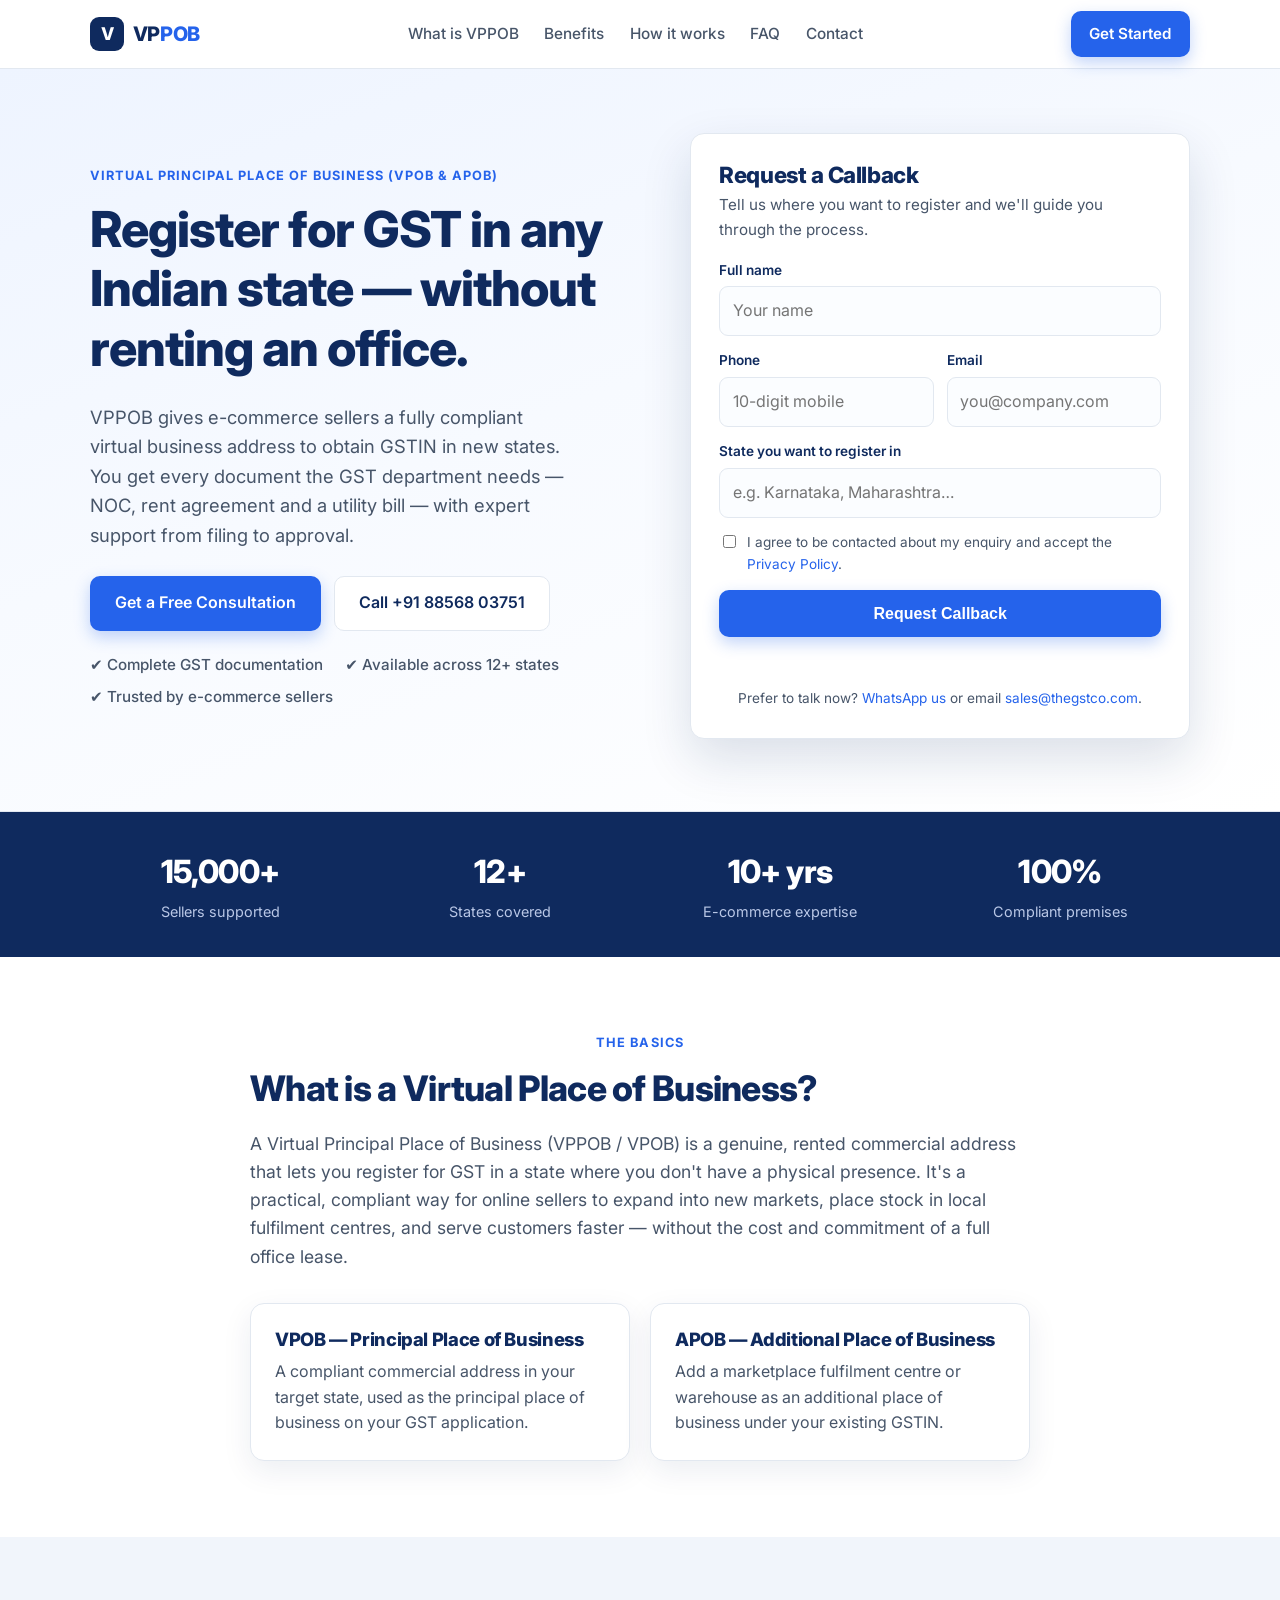
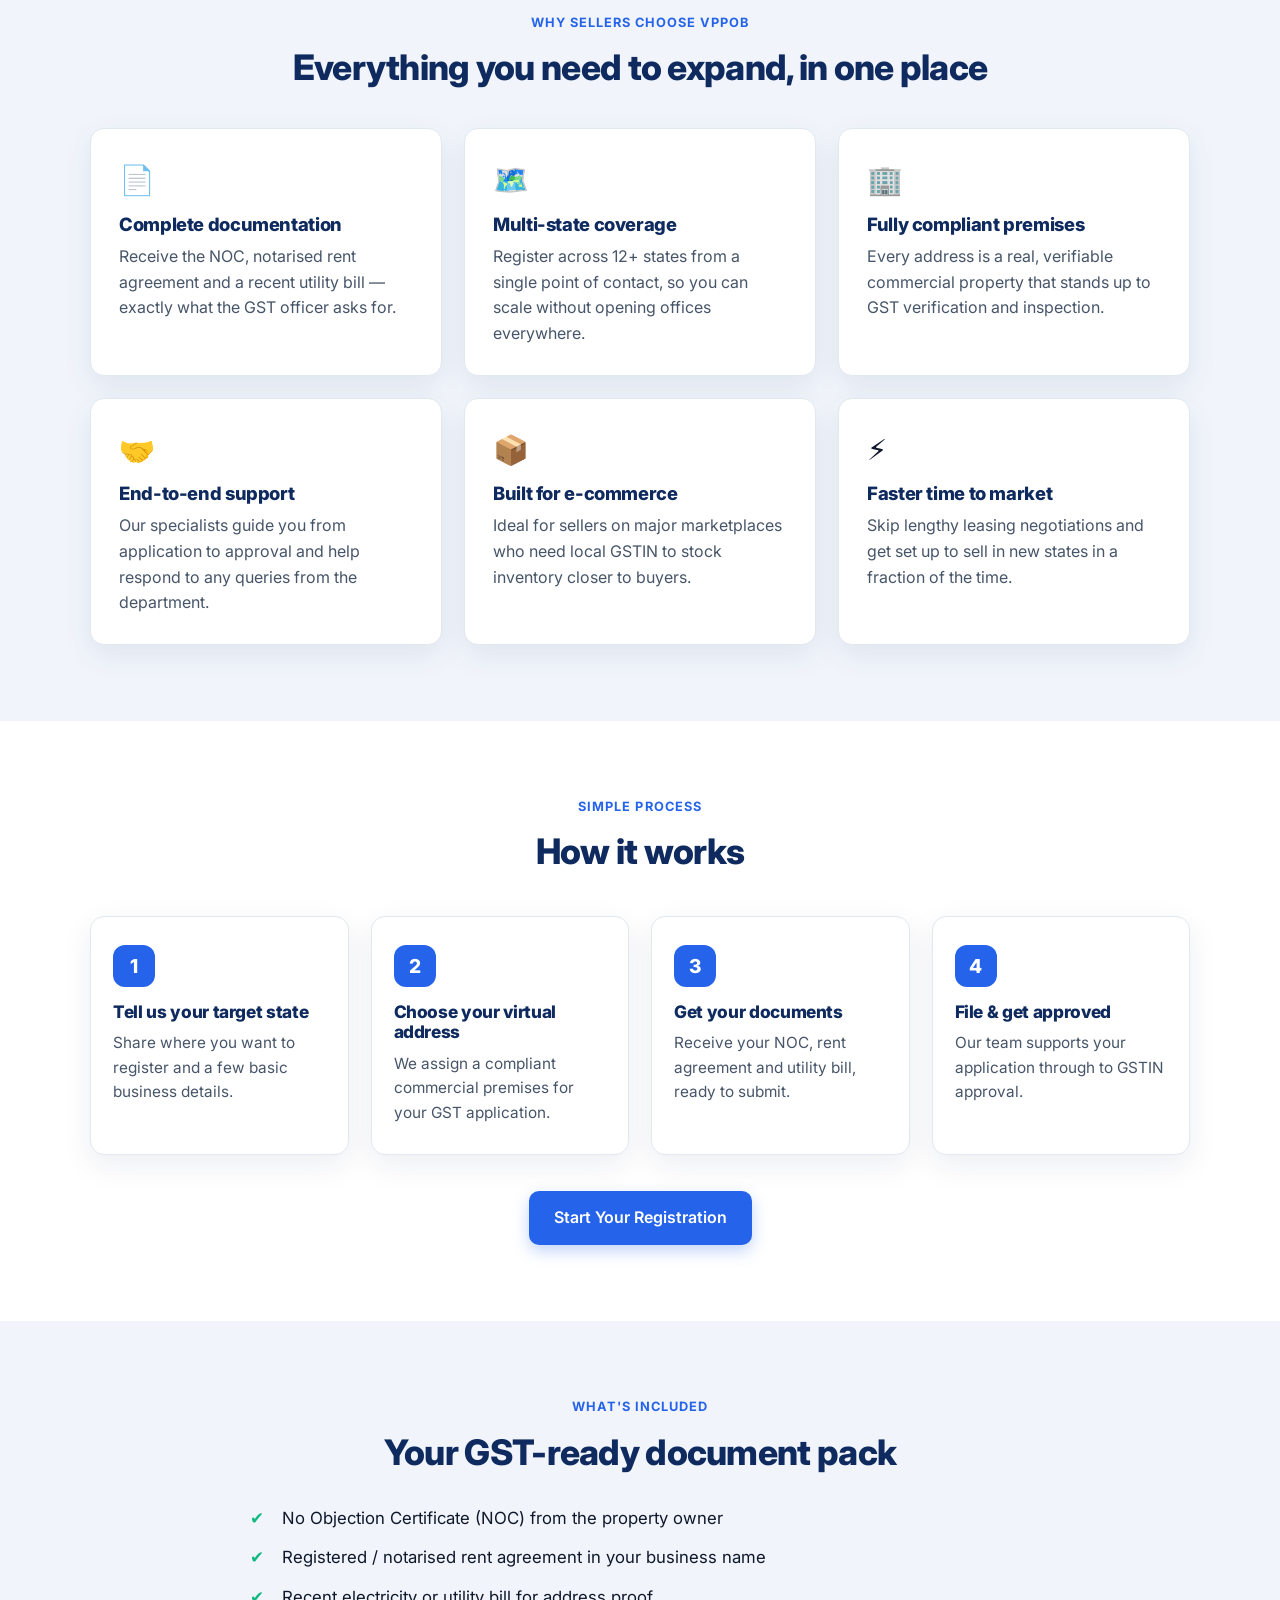
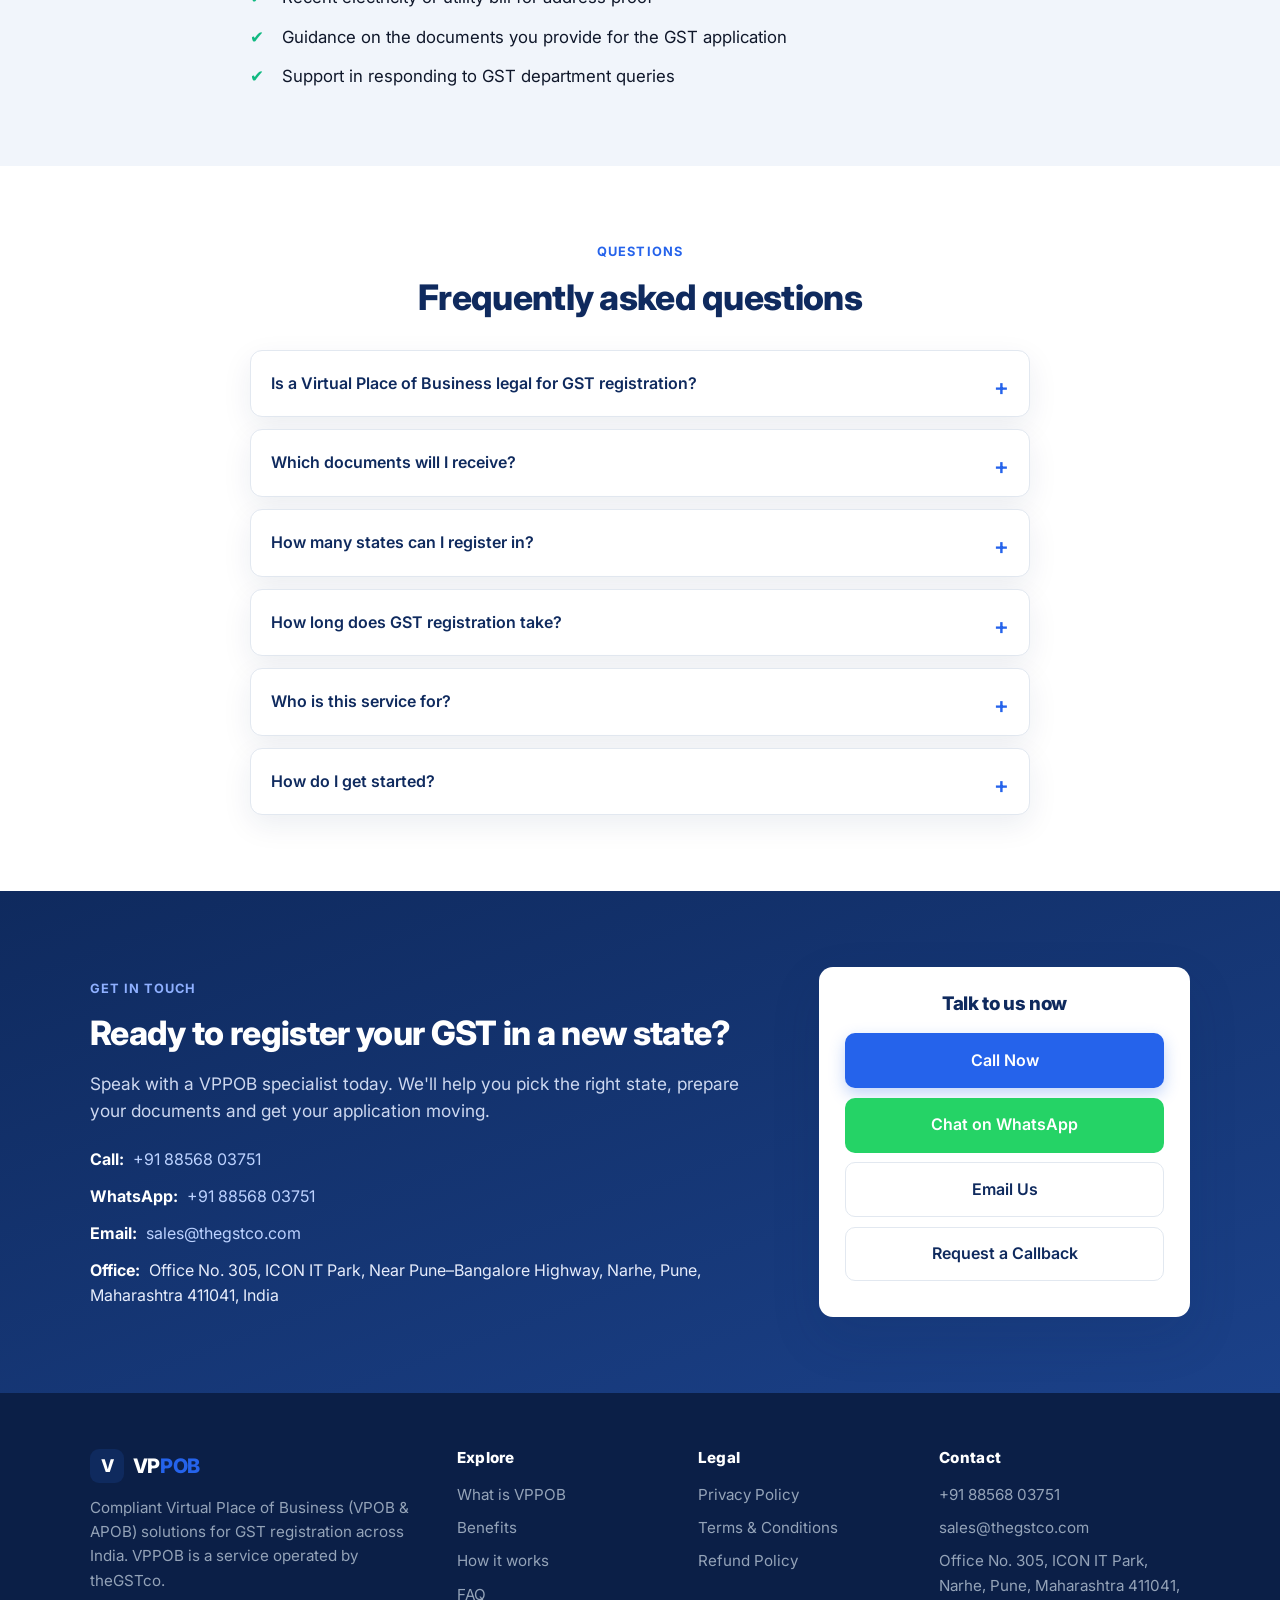
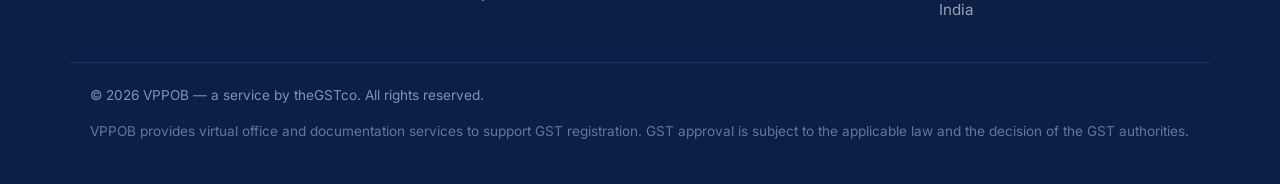
<file: vppob-landing/index.html>
<!DOCTYPE html>
<html lang="en">
<head>
  <meta charset="UTF-8" />
  <meta name="viewport" content="width=device-width, initial-scale=1.0" />
  <title>VPPOB – Virtual Place of Business for GST Registration Across India</title>
  <meta name="description" content="VPPOB provides a compliant Virtual Principal Place of Business (VPOB/APOB) so e-commerce sellers can register for GST in multiple Indian states without renting a physical office. NOC, rent agreement and utility bill included." />
  <meta name="robots" content="index, follow" />
  <link rel="canonical" href="https://vppob.com/" />
  <meta name="theme-color" content="#0f2a5e" />

  <!-- Open Graph -->
  <meta property="og:type" content="website" />
  <meta property="og:title" content="VPPOB – Virtual Place of Business for GST Registration in India" />
  <meta property="og:description" content="Register your GST in new states with a fully compliant virtual office. Complete documentation and expert support." />
  <meta property="og:url" content="https://vppob.com/" />

  <link rel="preconnect" href="https://fonts.googleapis.com" />
  <link rel="preconnect" href="https://fonts.gstatic.com" crossorigin />
  <link href="https://fonts.googleapis.com/css2?family=Inter:wght@400;500;600;700;800&display=swap" rel="stylesheet" />
  <link rel="stylesheet" href="styles.css" />
  <link rel="icon" href="data:image/svg+xml,%3Csvg xmlns='http://www.w3.org/2000/svg' viewBox='0 0 100 100'%3E%3Crect width='100' height='100' rx='22' fill='%230f2a5e'/%3E%3Ctext x='50' y='68' font-size='52' font-family='Arial' font-weight='bold' fill='%23fff' text-anchor='middle'%3EV%3C/text%3E%3C/svg%3E" />
</head>
<body>

  <!-- ===== Header ===== -->
  <header class="site-header" id="top">
    <div class="container header-inner">
      <a href="#top" class="brand" aria-label="VPPOB home">
        <span class="brand-mark">V</span>
        <span class="brand-text">VP<span>POB</span></span>
      </a>
      <nav class="main-nav" aria-label="Primary">
        <a href="#what">What is VPPOB</a>
        <a href="#benefits">Benefits</a>
        <a href="#how">How it works</a>
        <a href="#faq">FAQ</a>
        <a href="#contact">Contact</a>
      </nav>
      <a href="#contact" class="btn btn-primary btn-sm nav-cta">Get Started</a>
    </div>
  </header>

  <!-- ===== Hero ===== -->
  <section class="hero">
    <div class="container hero-grid">
      <div class="hero-copy">
        <span class="eyebrow">Virtual Principal Place of Business (VPOB &amp; APOB)</span>
        <h1>Register for GST in any Indian state — without renting an office.</h1>
        <p class="lede">
          VPPOB gives e-commerce sellers a fully compliant virtual business address to obtain
          GSTIN in new states. You get every document the GST department needs — NOC, rent
          agreement and a utility bill — with expert support from filing to approval.
        </p>
        <div class="hero-actions">
          <a href="#contact" class="btn btn-primary">Get a Free Consultation</a>
          <a href="tel:+918856803751" class="btn btn-ghost">Call +91 88568 03751</a>
        </div>
        <ul class="hero-badges">
          <li>✔ Complete GST documentation</li>
          <li>✔ Available across 12+ states</li>
          <li>✔ Trusted by e-commerce sellers</li>
        </ul>
      </div>

      <!-- Lead form -->
      <div class="hero-form-card" id="quote">
        <h2>Request a Callback</h2>
        <p class="form-sub">Tell us where you want to register and we'll guide you through the process.</p>
        <form id="lead-form" novalidate>
          <div class="field">
            <label for="name">Full name</label>
            <input type="text" id="name" name="name" autocomplete="name" required placeholder="Your name" />
          </div>
          <div class="field-row">
            <div class="field">
              <label for="phone">Phone</label>
              <input type="tel" id="phone" name="phone" autocomplete="tel" required placeholder="10-digit mobile" />
            </div>
            <div class="field">
              <label for="email">Email</label>
              <input type="email" id="email" name="email" autocomplete="email" required placeholder="you@company.com" />
            </div>
          </div>
          <div class="field">
            <label for="state">State you want to register in</label>
            <input type="text" id="state" name="state" placeholder="e.g. Karnataka, Maharashtra…" />
          </div>
          <div class="field consent">
            <label>
              <input type="checkbox" id="consent" name="consent" required />
              <span>I agree to be contacted about my enquiry and accept the
                <a href="privacy-policy.html" target="_blank" rel="noopener">Privacy Policy</a>.</span>
            </label>
          </div>
          <button type="submit" class="btn btn-primary btn-block">Request Callback</button>
          <p class="form-note" id="form-status" role="status" aria-live="polite"></p>
          <p class="form-alt">Prefer to talk now?
            <a href="https://wa.me/918856803751" target="_blank" rel="noopener">WhatsApp us</a> or email
            <a href="mailto:sales@thegstco.com">sales@thegstco.com</a>.
          </p>
        </form>
      </div>
    </div>
  </section>

  <!-- ===== Trust bar ===== -->
  <section class="stats" aria-label="Key figures">
    <div class="container stats-grid">
      <div class="stat"><span class="stat-num">15,000+</span><span class="stat-label">Sellers supported</span></div>
      <div class="stat"><span class="stat-num">12+</span><span class="stat-label">States covered</span></div>
      <div class="stat"><span class="stat-num">10+ yrs</span><span class="stat-label">E-commerce expertise</span></div>
      <div class="stat"><span class="stat-num">100%</span><span class="stat-label">Compliant premises</span></div>
    </div>
  </section>

  <!-- ===== What is VPPOB ===== -->
  <section class="section" id="what">
    <div class="container narrow">
      <span class="eyebrow center">The basics</span>
      <h2 class="section-title">What is a Virtual Place of Business?</h2>
      <p class="section-lead">
        A Virtual Principal Place of Business (VPPOB / VPOB) is a genuine, rented commercial
        address that lets you register for GST in a state where you don't have a physical
        presence. It's a practical, compliant way for online sellers to expand into new
        markets, place stock in local fulfilment centres, and serve customers faster — without
        the cost and commitment of a full office lease.
      </p>
      <div class="two-col">
        <div class="info-card">
          <h3>VPOB — Principal Place of Business</h3>
          <p>A compliant commercial address in your target state, used as the principal place of business on your GST application.</p>
        </div>
        <div class="info-card">
          <h3>APOB — Additional Place of Business</h3>
          <p>Add a marketplace fulfilment centre or warehouse as an additional place of business under your existing GSTIN.</p>
        </div>
      </div>
    </div>
  </section>

  <!-- ===== Benefits ===== -->
  <section class="section section-alt" id="benefits">
    <div class="container">
      <span class="eyebrow center">Why sellers choose VPPOB</span>
      <h2 class="section-title center">Everything you need to expand, in one place</h2>
      <div class="cards">
        <article class="card">
          <div class="card-ico">📄</div>
          <h3>Complete documentation</h3>
          <p>Receive the NOC, notarised rent agreement and a recent utility bill — exactly what the GST officer asks for.</p>
        </article>
        <article class="card">
          <div class="card-ico">🗺️</div>
          <h3>Multi-state coverage</h3>
          <p>Register across 12+ states from a single point of contact, so you can scale without opening offices everywhere.</p>
        </article>
        <article class="card">
          <div class="card-ico">🏢</div>
          <h3>Fully compliant premises</h3>
          <p>Every address is a real, verifiable commercial property that stands up to GST verification and inspection.</p>
        </article>
        <article class="card">
          <div class="card-ico">🤝</div>
          <h3>End-to-end support</h3>
          <p>Our specialists guide you from application to approval and help respond to any queries from the department.</p>
        </article>
        <article class="card">
          <div class="card-ico">📦</div>
          <h3>Built for e-commerce</h3>
          <p>Ideal for sellers on major marketplaces who need local GSTIN to stock inventory closer to buyers.</p>
        </article>
        <article class="card">
          <div class="card-ico">⚡</div>
          <h3>Faster time to market</h3>
          <p>Skip lengthy leasing negotiations and get set up to sell in new states in a fraction of the time.</p>
        </article>
      </div>
    </div>
  </section>

  <!-- ===== How it works ===== -->
  <section class="section" id="how">
    <div class="container">
      <span class="eyebrow center">Simple process</span>
      <h2 class="section-title center">How it works</h2>
      <ol class="steps">
        <li class="step">
          <span class="step-num">1</span>
          <h3>Tell us your target state</h3>
          <p>Share where you want to register and a few basic business details.</p>
        </li>
        <li class="step">
          <span class="step-num">2</span>
          <h3>Choose your virtual address</h3>
          <p>We assign a compliant commercial premises for your GST application.</p>
        </li>
        <li class="step">
          <span class="step-num">3</span>
          <h3>Get your documents</h3>
          <p>Receive your NOC, rent agreement and utility bill, ready to submit.</p>
        </li>
        <li class="step">
          <span class="step-num">4</span>
          <h3>File &amp; get approved</h3>
          <p>Our team supports your application through to GSTIN approval.</p>
        </li>
      </ol>
      <div class="center"><a href="#contact" class="btn btn-primary">Start Your Registration</a></div>
    </div>
  </section>

  <!-- ===== What's included ===== -->
  <section class="section section-alt" id="included">
    <div class="container narrow">
      <span class="eyebrow center">What's included</span>
      <h2 class="section-title center">Your GST-ready document pack</h2>
      <ul class="checklist">
        <li>No Objection Certificate (NOC) from the property owner</li>
        <li>Registered / notarised rent agreement in your business name</li>
        <li>Recent electricity or utility bill for address proof</li>
        <li>Guidance on the documents you provide for the GST application</li>
        <li>Support in responding to GST department queries</li>
      </ul>
    </div>
  </section>

  <!-- ===== FAQ ===== -->
  <section class="section" id="faq">
    <div class="container narrow">
      <span class="eyebrow center">Questions</span>
      <h2 class="section-title center">Frequently asked questions</h2>
      <div class="faq">
        <details>
          <summary>Is a Virtual Place of Business legal for GST registration?</summary>
          <p>Yes. GST law allows you to register at a commercial premises for which you hold valid documentation such as a rent agreement, NOC and utility bill. VPPOB provides a genuine, verifiable commercial address along with that documentation.</p>
        </details>
        <details>
          <summary>Which documents will I receive?</summary>
          <p>You receive a No Objection Certificate (NOC), a rent agreement in your business name, and a recent utility bill — the standard set of address-proof documents required for GST registration.</p>
        </details>
        <details>
          <summary>How many states can I register in?</summary>
          <p>Our virtual addresses are available across 12+ Indian states, so you can expand into multiple markets from a single provider.</p>
        </details>
        <details>
          <summary>How long does GST registration take?</summary>
          <p>Timelines depend on the state and the GST department's processing. Once your documents are ready, we help you file promptly and support you through any verification.</p>
        </details>
        <details>
          <summary>Who is this service for?</summary>
          <p>It's designed for e-commerce sellers and growing businesses that need a GSTIN in a new state to stock inventory in local fulfilment centres or serve customers there.</p>
        </details>
        <details>
          <summary>How do I get started?</summary>
          <p>Fill in the callback form above or contact us directly by phone, WhatsApp or email. A specialist will explain the process and next steps for your chosen state.</p>
        </details>
      </div>
    </div>
  </section>

  <!-- ===== Contact / CTA ===== -->
  <section class="section contact-section" id="contact">
    <div class="container contact-grid">
      <div class="contact-copy">
        <span class="eyebrow">Get in touch</span>
        <h2>Ready to register your GST in a new state?</h2>
        <p>Speak with a VPPOB specialist today. We'll help you pick the right state, prepare your documents and get your application moving.</p>
        <ul class="contact-list">
          <li><strong>Call:</strong> <a href="tel:+918856803751">+91 88568 03751</a></li>
          <li><strong>WhatsApp:</strong> <a href="https://wa.me/918856803751" target="_blank" rel="noopener">+91 88568 03751</a></li>
          <li><strong>Email:</strong> <a href="mailto:sales@thegstco.com">sales@thegstco.com</a></li>
          <li><strong>Office:</strong> Office No. 305, ICON IT Park, Near Pune–Bangalore Highway, Narhe, Pune, Maharashtra 411041, India</li>
        </ul>
      </div>
      <div class="contact-actions-card">
        <h3>Talk to us now</h3>
        <a href="tel:+918856803751" class="btn btn-primary btn-block">Call Now</a>
        <a href="https://wa.me/918856803751" target="_blank" rel="noopener" class="btn btn-whatsapp btn-block">Chat on WhatsApp</a>
        <a href="mailto:sales@thegstco.com" class="btn btn-ghost btn-block">Email Us</a>
        <a href="#quote" class="btn btn-ghost btn-block">Request a Callback</a>
      </div>
    </div>
  </section>

  <!-- ===== Footer ===== -->
  <footer class="site-footer">
    <div class="container footer-grid">
      <div class="footer-brand">
        <a href="#top" class="brand brand-footer">
          <span class="brand-mark">V</span>
          <span class="brand-text">VP<span>POB</span></span>
        </a>
        <p>Compliant Virtual Place of Business (VPOB &amp; APOB) solutions for GST registration across India. VPPOB is a service operated by theGSTco.</p>
      </div>
      <div class="footer-col">
        <h4>Explore</h4>
        <a href="#what">What is VPPOB</a>
        <a href="#benefits">Benefits</a>
        <a href="#how">How it works</a>
        <a href="#faq">FAQ</a>
      </div>
      <div class="footer-col">
        <h4>Legal</h4>
        <a href="privacy-policy.html">Privacy Policy</a>
        <a href="terms.html">Terms &amp; Conditions</a>
        <a href="refund-policy.html">Refund Policy</a>
      </div>
      <div class="footer-col">
        <h4>Contact</h4>
        <a href="tel:+918856803751">+91 88568 03751</a>
        <a href="mailto:sales@thegstco.com">sales@thegstco.com</a>
        <span class="footer-addr">Office No. 305, ICON IT Park, Narhe, Pune, Maharashtra 411041, India</span>
      </div>
    </div>
    <div class="container footer-bottom">
      <p>&copy; <span id="year">2026</span> VPPOB — a service by theGSTco. All rights reserved.</p>
      <p class="disclaimer">VPPOB provides virtual office and documentation services to support GST registration. GST approval is subject to the applicable law and the decision of the GST authorities.</p>
    </div>
  </footer>

  <script src="main.js" defer></script>
</body>
</html>
</file>
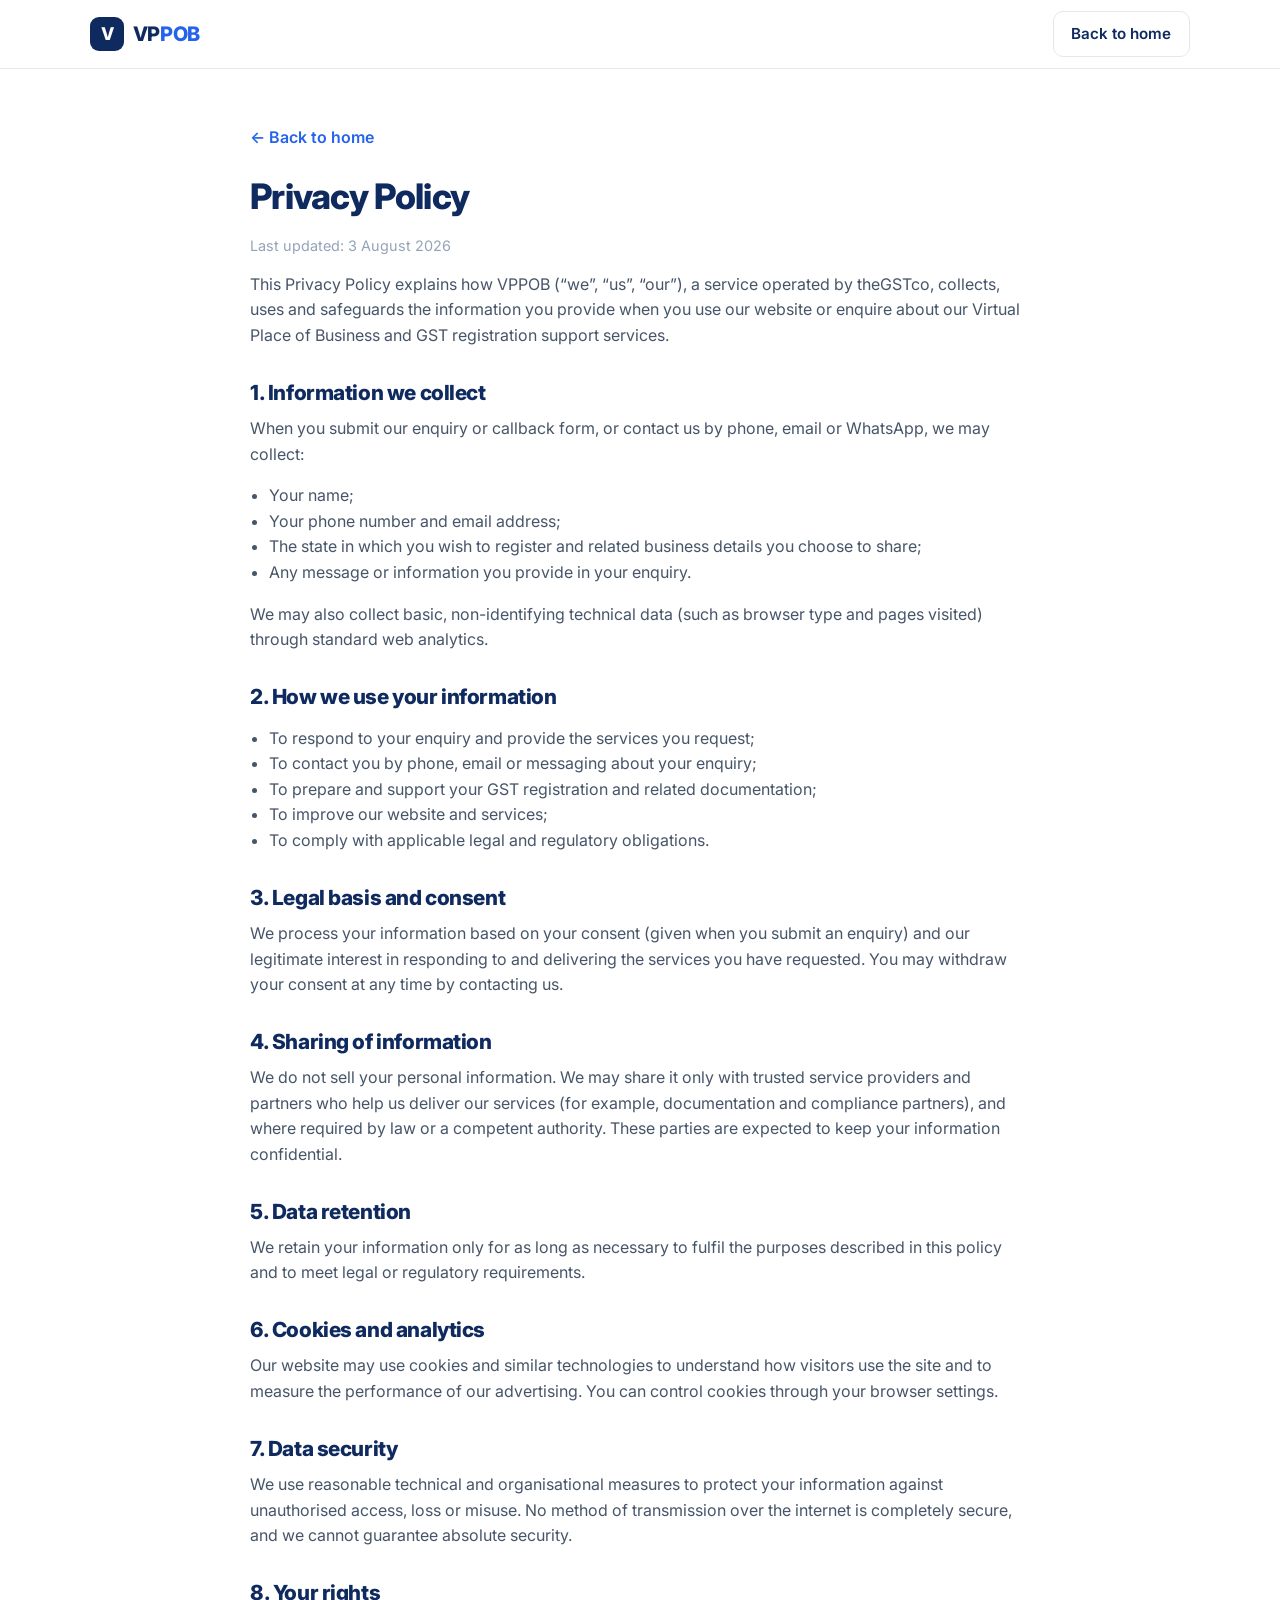
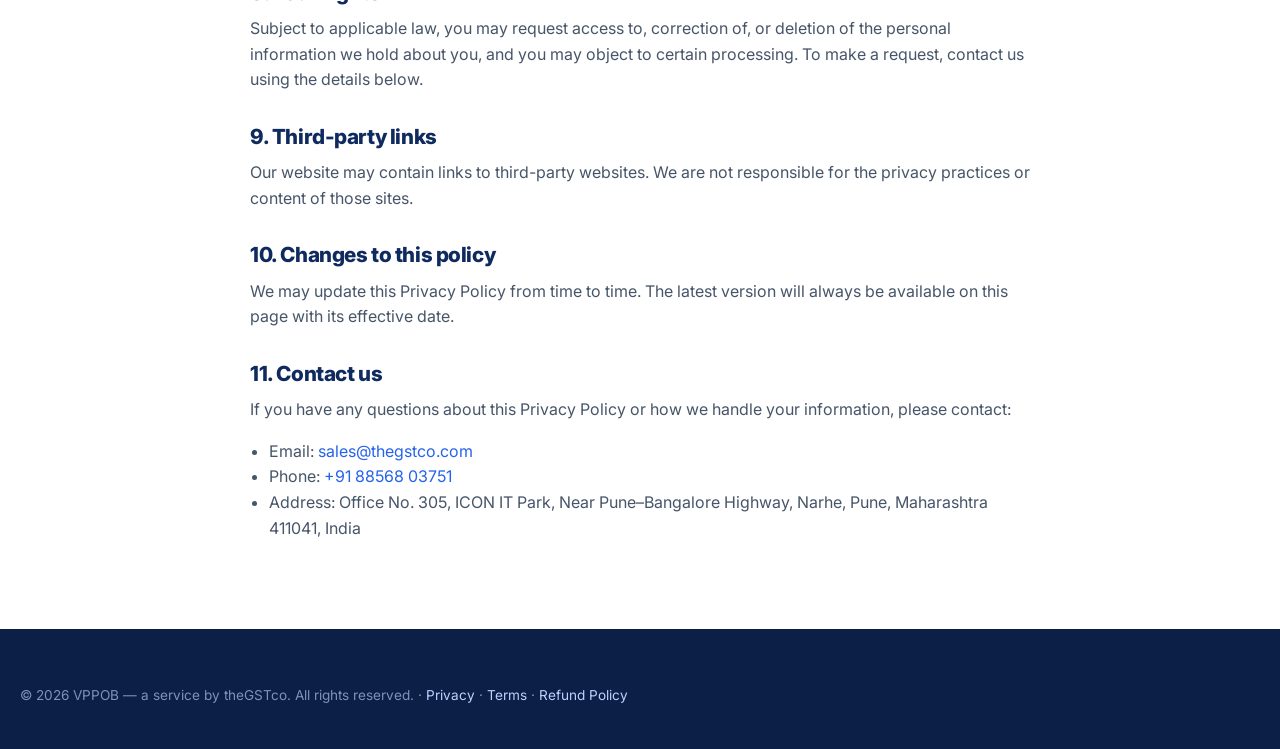
<file: vppob-landing/privacy-policy.html>
<!DOCTYPE html>
<html lang="en">
<head>
  <meta charset="UTF-8" />
  <meta name="viewport" content="width=device-width, initial-scale=1.0" />
  <title>Privacy Policy – VPPOB</title>
  <meta name="description" content="Privacy Policy for VPPOB, covering how we collect, use and protect your personal information." />
  <link href="https://fonts.googleapis.com/css2?family=Inter:wght@400;500;600;700;800&display=swap" rel="stylesheet" />
  <link rel="stylesheet" href="styles.css" />
</head>
<body>
  <header class="site-header">
    <div class="container header-inner">
      <a href="index.html" class="brand"><span class="brand-mark">V</span><span class="brand-text">VP<span>POB</span></span></a>
      <a href="index.html" class="btn btn-ghost btn-sm">Back to home</a>
    </div>
  </header>

  <main class="legal">
    <a href="index.html" class="back-link">← Back to home</a>
    <h1>Privacy Policy</h1>
    <p class="updated">Last updated: 3 August 2026</p>

    <p>This Privacy Policy explains how VPPOB (“we”, “us”, “our”), a service operated by theGSTco, collects, uses and safeguards the information you provide when you use our website or enquire about our Virtual Place of Business and GST registration support services.</p>

    <h2>1. Information we collect</h2>
    <p>When you submit our enquiry or callback form, or contact us by phone, email or WhatsApp, we may collect:</p>
    <ul>
      <li>Your name;</li>
      <li>Your phone number and email address;</li>
      <li>The state in which you wish to register and related business details you choose to share;</li>
      <li>Any message or information you provide in your enquiry.</li>
    </ul>
    <p>We may also collect basic, non-identifying technical data (such as browser type and pages visited) through standard web analytics.</p>

    <h2>2. How we use your information</h2>
    <ul>
      <li>To respond to your enquiry and provide the services you request;</li>
      <li>To contact you by phone, email or messaging about your enquiry;</li>
      <li>To prepare and support your GST registration and related documentation;</li>
      <li>To improve our website and services;</li>
      <li>To comply with applicable legal and regulatory obligations.</li>
    </ul>

    <h2>3. Legal basis and consent</h2>
    <p>We process your information based on your consent (given when you submit an enquiry) and our legitimate interest in responding to and delivering the services you have requested. You may withdraw your consent at any time by contacting us.</p>

    <h2>4. Sharing of information</h2>
    <p>We do not sell your personal information. We may share it only with trusted service providers and partners who help us deliver our services (for example, documentation and compliance partners), and where required by law or a competent authority. These parties are expected to keep your information confidential.</p>

    <h2>5. Data retention</h2>
    <p>We retain your information only for as long as necessary to fulfil the purposes described in this policy and to meet legal or regulatory requirements.</p>

    <h2>6. Cookies and analytics</h2>
    <p>Our website may use cookies and similar technologies to understand how visitors use the site and to measure the performance of our advertising. You can control cookies through your browser settings.</p>

    <h2>7. Data security</h2>
    <p>We use reasonable technical and organisational measures to protect your information against unauthorised access, loss or misuse. No method of transmission over the internet is completely secure, and we cannot guarantee absolute security.</p>

    <h2>8. Your rights</h2>
    <p>Subject to applicable law, you may request access to, correction of, or deletion of the personal information we hold about you, and you may object to certain processing. To make a request, contact us using the details below.</p>

    <h2>9. Third-party links</h2>
    <p>Our website may contain links to third-party websites. We are not responsible for the privacy practices or content of those sites.</p>

    <h2>10. Changes to this policy</h2>
    <p>We may update this Privacy Policy from time to time. The latest version will always be available on this page with its effective date.</p>

    <h2>11. Contact us</h2>
    <p>If you have any questions about this Privacy Policy or how we handle your information, please contact:</p>
    <ul>
      <li>Email: <a href="mailto:sales@thegstco.com">sales@thegstco.com</a></li>
      <li>Phone: <a href="tel:+918856803751">+91 88568 03751</a></li>
      <li>Address: Office No. 305, ICON IT Park, Near Pune–Bangalore Highway, Narhe, Pune, Maharashtra 411041, India</li>
    </ul>
  </main>

  <footer class="site-footer">
    <div class="container footer-bottom" style="border:0;margin:0;padding-top:0;">
      <p>&copy; <span id="year">2026</span> VPPOB — a service by theGSTco. All rights reserved. ·
        <a href="privacy-policy.html" style="color:#bcd2ff">Privacy</a> ·
        <a href="terms.html" style="color:#bcd2ff">Terms</a> ·
        <a href="refund-policy.html" style="color:#bcd2ff">Refund Policy</a>
      </p>
    </div>
  </footer>
  <script>document.getElementById('year').textContent=new Date().getFullYear();</script>
</body>
</html>
</file>
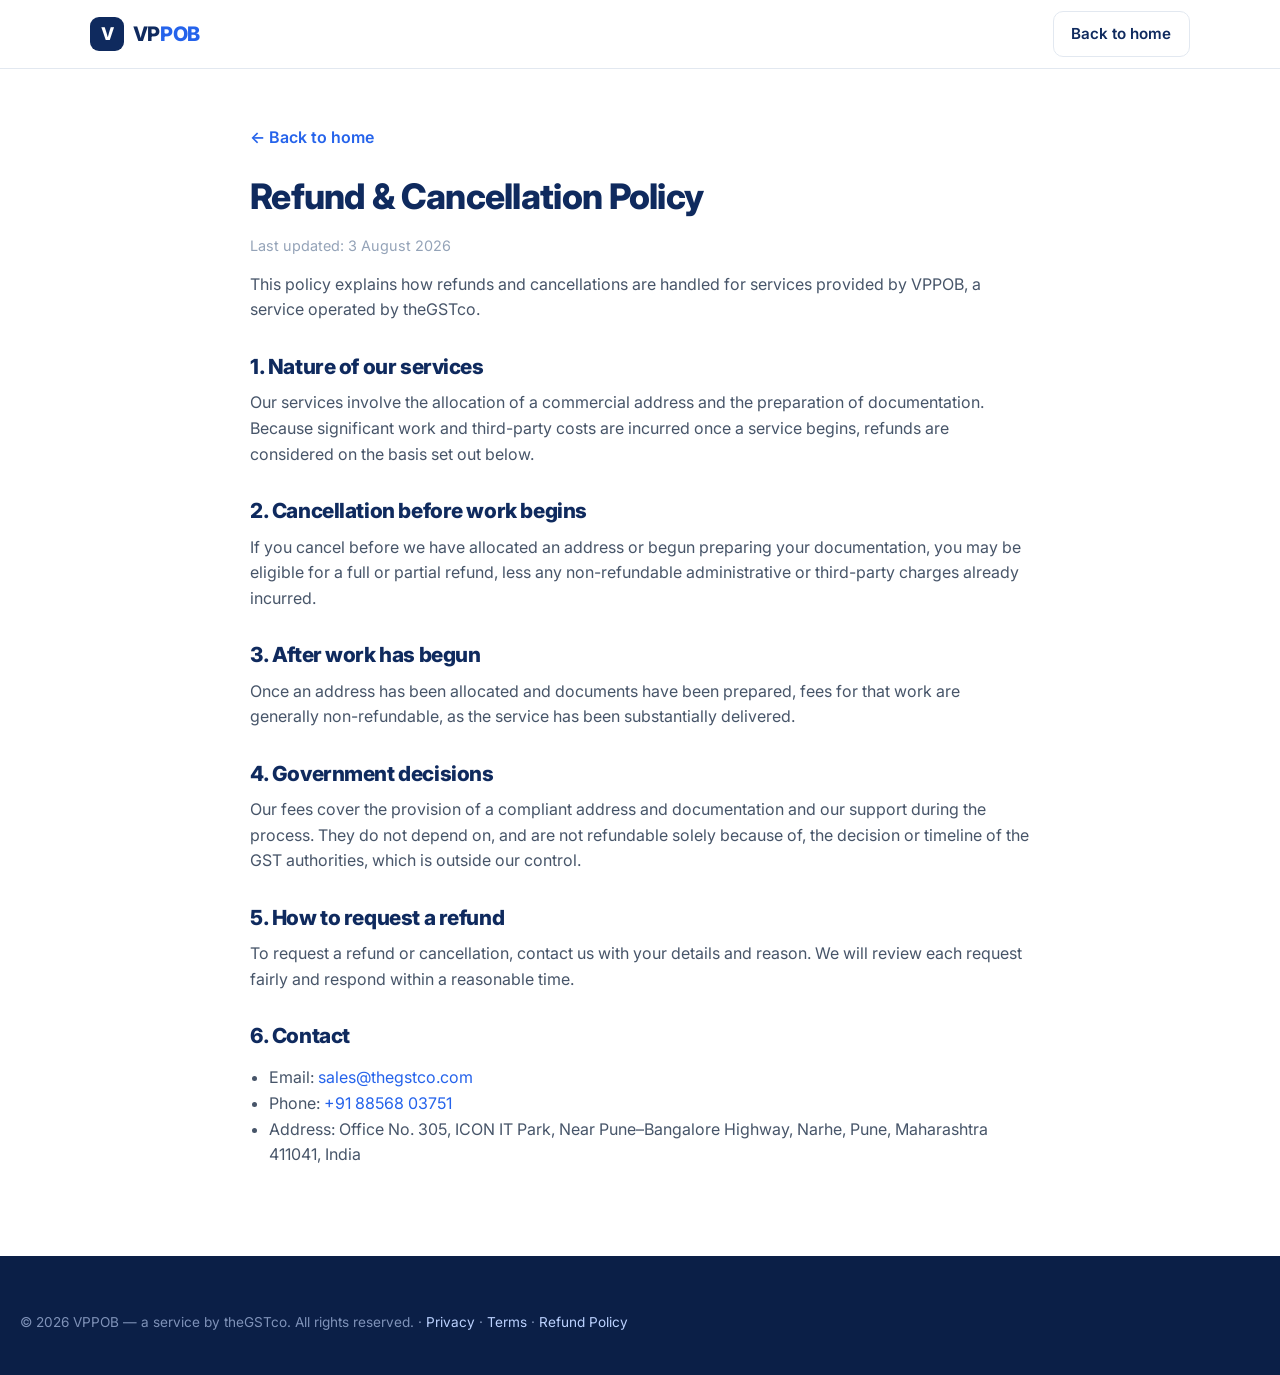
<file: vppob-landing/refund-policy.html>
<!DOCTYPE html>
<html lang="en">
<head>
  <meta charset="UTF-8" />
  <meta name="viewport" content="width=device-width, initial-scale=1.0" />
  <title>Refund &amp; Cancellation Policy – VPPOB</title>
  <meta name="description" content="Refund and cancellation policy for VPPOB services." />
  <link href="https://fonts.googleapis.com/css2?family=Inter:wght@400;500;600;700;800&display=swap" rel="stylesheet" />
  <link rel="stylesheet" href="styles.css" />
</head>
<body>
  <header class="site-header">
    <div class="container header-inner">
      <a href="index.html" class="brand"><span class="brand-mark">V</span><span class="brand-text">VP<span>POB</span></span></a>
      <a href="index.html" class="btn btn-ghost btn-sm">Back to home</a>
    </div>
  </header>

  <main class="legal">
    <a href="index.html" class="back-link">← Back to home</a>
    <h1>Refund &amp; Cancellation Policy</h1>
    <p class="updated">Last updated: 3 August 2026</p>

    <p>This policy explains how refunds and cancellations are handled for services provided by VPPOB, a service operated by theGSTco.</p>

    <h2>1. Nature of our services</h2>
    <p>Our services involve the allocation of a commercial address and the preparation of documentation. Because significant work and third-party costs are incurred once a service begins, refunds are considered on the basis set out below.</p>

    <h2>2. Cancellation before work begins</h2>
    <p>If you cancel before we have allocated an address or begun preparing your documentation, you may be eligible for a full or partial refund, less any non-refundable administrative or third-party charges already incurred.</p>

    <h2>3. After work has begun</h2>
    <p>Once an address has been allocated and documents have been prepared, fees for that work are generally non-refundable, as the service has been substantially delivered.</p>

    <h2>4. Government decisions</h2>
    <p>Our fees cover the provision of a compliant address and documentation and our support during the process. They do not depend on, and are not refundable solely because of, the decision or timeline of the GST authorities, which is outside our control.</p>

    <h2>5. How to request a refund</h2>
    <p>To request a refund or cancellation, contact us with your details and reason. We will review each request fairly and respond within a reasonable time.</p>

    <h2>6. Contact</h2>
    <ul>
      <li>Email: <a href="mailto:sales@thegstco.com">sales@thegstco.com</a></li>
      <li>Phone: <a href="tel:+918856803751">+91 88568 03751</a></li>
      <li>Address: Office No. 305, ICON IT Park, Near Pune–Bangalore Highway, Narhe, Pune, Maharashtra 411041, India</li>
    </ul>
  </main>

  <footer class="site-footer">
    <div class="container footer-bottom" style="border:0;margin:0;padding-top:0;">
      <p>&copy; <span id="year">2026</span> VPPOB — a service by theGSTco. All rights reserved. ·
        <a href="privacy-policy.html" style="color:#bcd2ff">Privacy</a> ·
        <a href="terms.html" style="color:#bcd2ff">Terms</a> ·
        <a href="refund-policy.html" style="color:#bcd2ff">Refund Policy</a>
      </p>
    </div>
  </footer>
  <script>document.getElementById('year').textContent=new Date().getFullYear();</script>
</body>
</html>
</file>
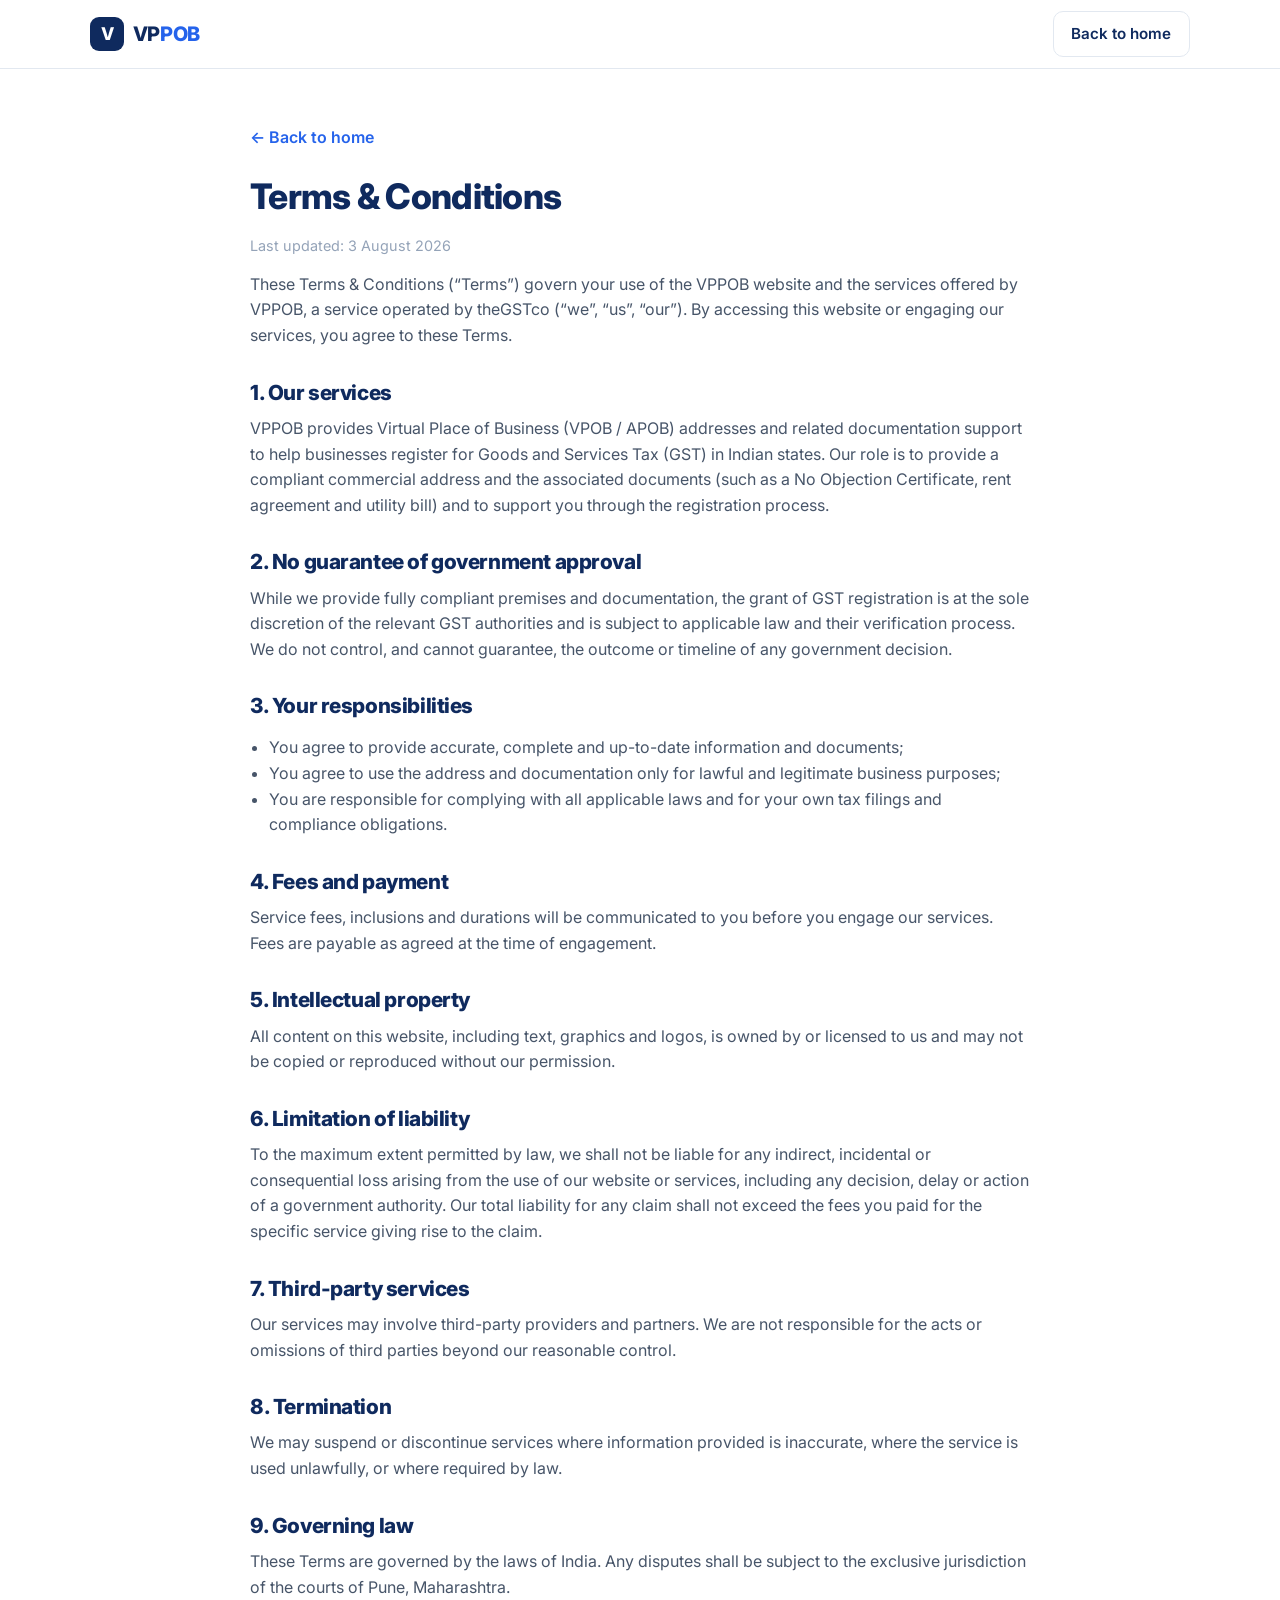
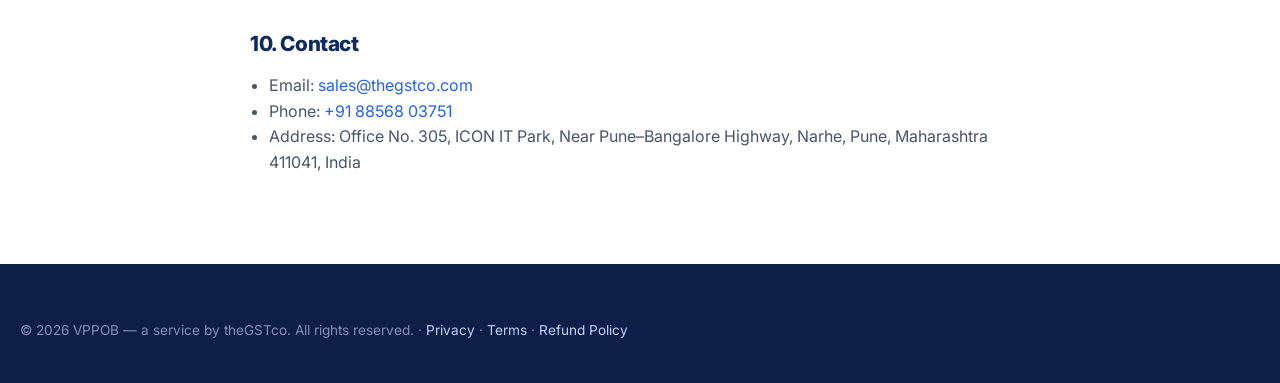
<file: vppob-landing/terms.html>
<!DOCTYPE html>
<html lang="en">
<head>
  <meta charset="UTF-8" />
  <meta name="viewport" content="width=device-width, initial-scale=1.0" />
  <title>Terms &amp; Conditions – VPPOB</title>
  <meta name="description" content="Terms and Conditions governing the use of the VPPOB website and services." />
  <link href="https://fonts.googleapis.com/css2?family=Inter:wght@400;500;600;700;800&display=swap" rel="stylesheet" />
  <link rel="stylesheet" href="styles.css" />
</head>
<body>
  <header class="site-header">
    <div class="container header-inner">
      <a href="index.html" class="brand"><span class="brand-mark">V</span><span class="brand-text">VP<span>POB</span></span></a>
      <a href="index.html" class="btn btn-ghost btn-sm">Back to home</a>
    </div>
  </header>

  <main class="legal">
    <a href="index.html" class="back-link">← Back to home</a>
    <h1>Terms &amp; Conditions</h1>
    <p class="updated">Last updated: 3 August 2026</p>

    <p>These Terms &amp; Conditions (“Terms”) govern your use of the VPPOB website and the services offered by VPPOB, a service operated by theGSTco (“we”, “us”, “our”). By accessing this website or engaging our services, you agree to these Terms.</p>

    <h2>1. Our services</h2>
    <p>VPPOB provides Virtual Place of Business (VPOB / APOB) addresses and related documentation support to help businesses register for Goods and Services Tax (GST) in Indian states. Our role is to provide a compliant commercial address and the associated documents (such as a No Objection Certificate, rent agreement and utility bill) and to support you through the registration process.</p>

    <h2>2. No guarantee of government approval</h2>
    <p>While we provide fully compliant premises and documentation, the grant of GST registration is at the sole discretion of the relevant GST authorities and is subject to applicable law and their verification process. We do not control, and cannot guarantee, the outcome or timeline of any government decision.</p>

    <h2>3. Your responsibilities</h2>
    <ul>
      <li>You agree to provide accurate, complete and up-to-date information and documents;</li>
      <li>You agree to use the address and documentation only for lawful and legitimate business purposes;</li>
      <li>You are responsible for complying with all applicable laws and for your own tax filings and compliance obligations.</li>
    </ul>

    <h2>4. Fees and payment</h2>
    <p>Service fees, inclusions and durations will be communicated to you before you engage our services. Fees are payable as agreed at the time of engagement.</p>

    <h2>5. Intellectual property</h2>
    <p>All content on this website, including text, graphics and logos, is owned by or licensed to us and may not be copied or reproduced without our permission.</p>

    <h2>6. Limitation of liability</h2>
    <p>To the maximum extent permitted by law, we shall not be liable for any indirect, incidental or consequential loss arising from the use of our website or services, including any decision, delay or action of a government authority. Our total liability for any claim shall not exceed the fees you paid for the specific service giving rise to the claim.</p>

    <h2>7. Third-party services</h2>
    <p>Our services may involve third-party providers and partners. We are not responsible for the acts or omissions of third parties beyond our reasonable control.</p>

    <h2>8. Termination</h2>
    <p>We may suspend or discontinue services where information provided is inaccurate, where the service is used unlawfully, or where required by law.</p>

    <h2>9. Governing law</h2>
    <p>These Terms are governed by the laws of India. Any disputes shall be subject to the exclusive jurisdiction of the courts of Pune, Maharashtra.</p>

    <h2>10. Contact</h2>
    <ul>
      <li>Email: <a href="mailto:sales@thegstco.com">sales@thegstco.com</a></li>
      <li>Phone: <a href="tel:+918856803751">+91 88568 03751</a></li>
      <li>Address: Office No. 305, ICON IT Park, Near Pune–Bangalore Highway, Narhe, Pune, Maharashtra 411041, India</li>
    </ul>
  </main>

  <footer class="site-footer">
    <div class="container footer-bottom" style="border:0;margin:0;padding-top:0;">
      <p>&copy; <span id="year">2026</span> VPPOB — a service by theGSTco. All rights reserved. ·
        <a href="privacy-policy.html" style="color:#bcd2ff">Privacy</a> ·
        <a href="terms.html" style="color:#bcd2ff">Terms</a> ·
        <a href="refund-policy.html" style="color:#bcd2ff">Refund Policy</a>
      </p>
    </div>
  </footer>
  <script>document.getElementById('year').textContent=new Date().getFullYear();</script>
</body>
</html>
</file>
<file: vppob-landing/styles.css>
/* ===== VPPOB landing – styles ===== */
:root {
  --navy: #0f2a5e;
  --navy-800: #12336f;
  --navy-700: #1b4189;
  --blue: #2563eb;
  --blue-600: #1d4ed8;
  --teal: #10b981;
  --wa: #25d366;
  --ink: #0f172a;
  --slate: #475569;
  --slate-400: #94a3b8;
  --line: #e2e8f0;
  --bg: #ffffff;
  --bg-soft: #f5f8ff;
  --bg-alt: #f1f5fb;
  --radius: 14px;
  --shadow: 0 10px 30px rgba(15, 42, 94, 0.08);
  --shadow-lg: 0 20px 50px rgba(15, 42, 94, 0.14);
  --maxw: 1140px;
  --font: 'Inter', system-ui, -apple-system, Segoe UI, Roboto, Helvetica, Arial, sans-serif;
}

* { box-sizing: border-box; }
html { scroll-behavior: smooth; }
body {
  margin: 0;
  font-family: var(--font);
  color: var(--ink);
  background: var(--bg);
  line-height: 1.6;
  -webkit-font-smoothing: antialiased;
}
h1, h2, h3, h4 { line-height: 1.2; margin: 0 0 .5em; color: var(--navy); font-weight: 800; letter-spacing: -0.02em; }
p { margin: 0 0 1em; }
a { color: var(--blue); text-decoration: none; }
a:hover { text-decoration: underline; }
img { max-width: 100%; }

.container { width: 100%; max-width: var(--maxw); margin: 0 auto; padding: 0 20px; }
.narrow { max-width: 820px; }
.center { text-align: center; }

/* ===== Buttons ===== */
.btn {
  display: inline-flex; align-items: center; justify-content: center; gap: .5rem;
  font-weight: 600; font-size: 1rem; padding: .85rem 1.5rem; border-radius: 10px;
  border: 1px solid transparent; cursor: pointer; transition: .18s ease; text-decoration: none;
  white-space: nowrap;
}
.btn:hover { text-decoration: none; transform: translateY(-1px); }
.btn-primary { background: var(--blue); color: #fff; box-shadow: 0 6px 16px rgba(37,99,235,.28); }
.btn-primary:hover { background: var(--blue-600); }
.btn-ghost { background: #fff; color: var(--navy); border-color: var(--line); }
.btn-ghost:hover { border-color: var(--blue); color: var(--blue); }
.btn-whatsapp { background: var(--wa); color: #fff; }
.btn-whatsapp:hover { background: #1eb954; }
.btn-sm { padding: .6rem 1.1rem; font-size: .95rem; }
.btn-block { width: 100%; margin-bottom: .6rem; }

.eyebrow {
  display: inline-block; font-size: .8rem; font-weight: 700; letter-spacing: .08em;
  text-transform: uppercase; color: var(--blue); margin-bottom: .8rem;
}
.eyebrow.center { display: block; text-align: center; }

/* ===== Header ===== */
.site-header {
  position: sticky; top: 0; z-index: 50; background: rgba(255,255,255,.9);
  backdrop-filter: saturate(180%) blur(10px); border-bottom: 1px solid var(--line);
}
.header-inner { display: flex; align-items: center; justify-content: space-between; height: 68px; gap: 1rem; }
.brand { display: inline-flex; align-items: center; gap: .55rem; font-weight: 800; color: var(--navy); text-decoration: none; }
.brand-mark {
  width: 34px; height: 34px; border-radius: 9px; background: var(--navy);
  color: #fff; display: grid; place-items: center; font-weight: 800; font-size: 1.1rem;
}
.brand-text { font-size: 1.25rem; letter-spacing: -0.02em; }
.brand-text span { color: var(--blue); }
.main-nav { display: flex; gap: 1.6rem; }
.main-nav a { color: var(--slate); font-weight: 500; font-size: .96rem; }
.main-nav a:hover { color: var(--navy); text-decoration: none; }
.nav-cta { flex-shrink: 0; }

/* ===== Hero ===== */
.hero {
  background: linear-gradient(160deg, #eef4ff 0%, #f7faff 45%, #ffffff 100%);
  padding: 64px 0 72px;
  border-bottom: 1px solid var(--line);
}
.hero-grid { display: grid; grid-template-columns: 1.05fr .95fr; gap: 48px; align-items: center; }
.hero-copy h1 { font-size: clamp(2rem, 4.2vw, 3.1rem); margin-bottom: .5em; }
.lede { font-size: 1.15rem; color: var(--slate); max-width: 40ch; }
.hero-actions { display: flex; flex-wrap: wrap; gap: .8rem; margin: 1.6rem 0 1.4rem; }
.hero-badges { list-style: none; padding: 0; margin: 0; display: flex; flex-wrap: wrap; gap: .5rem 1.4rem; color: var(--navy-700); font-weight: 500; font-size: .95rem; }
.hero-badges li { color: var(--slate); }

/* Lead form card */
.hero-form-card { background: #fff; border: 1px solid var(--line); border-radius: var(--radius); box-shadow: var(--shadow-lg); padding: 28px; }
.hero-form-card h2 { font-size: 1.4rem; margin-bottom: .2em; }
.form-sub { color: var(--slate); font-size: .95rem; margin-bottom: 1.1rem; }
.field { margin-bottom: .9rem; }
.field label { display: block; font-size: .85rem; font-weight: 600; color: var(--navy); margin-bottom: .3rem; }
.field input[type=text], .field input[type=tel], .field input[type=email] {
  width: 100%; padding: .7rem .8rem; border: 1px solid var(--line); border-radius: 9px;
  font: inherit; color: var(--ink); background: #fbfdff; transition: .15s;
}
.field input:focus { outline: none; border-color: var(--blue); box-shadow: 0 0 0 3px rgba(37,99,235,.15); background: #fff; }
.field-row { display: grid; grid-template-columns: 1fr 1fr; gap: .8rem; }
.consent label { display: flex; gap: .5rem; align-items: flex-start; font-weight: 400; font-size: .85rem; color: var(--slate); }
.consent input { margin-top: .2rem; }
.form-note { font-size: .9rem; margin: .7rem 0 0; min-height: 1.2em; }
.form-note.success { color: var(--teal); font-weight: 600; }
.form-note.error { color: #dc2626; font-weight: 600; }
.form-alt { font-size: .85rem; color: var(--slate); margin: .8rem 0 0; text-align: center; }

/* ===== Stats ===== */
.stats { background: var(--navy); color: #fff; padding: 34px 0; }
.stats-grid { display: grid; grid-template-columns: repeat(4, 1fr); gap: 20px; text-align: center; }
.stat { display: flex; flex-direction: column; gap: .2rem; }
.stat-num { font-size: 2rem; font-weight: 800; color: #fff; letter-spacing: -0.02em; }
.stat-label { font-size: .9rem; color: #b9c7e6; }

/* ===== Sections ===== */
.section { padding: 76px 0; }
.section-alt { background: var(--bg-alt); }
.section-title { font-size: clamp(1.6rem, 3vw, 2.2rem); margin-bottom: .6em; }
.section-lead { font-size: 1.1rem; color: var(--slate); text-align: center; }
#what .section-lead { text-align: left; }

.two-col { display: grid; grid-template-columns: 1fr 1fr; gap: 20px; margin-top: 32px; }
.info-card { background: #fff; border: 1px solid var(--line); border-radius: var(--radius); padding: 24px; box-shadow: var(--shadow); }
.info-card h3 { font-size: 1.15rem; }
.info-card p { margin: 0; color: var(--slate); }

/* Cards grid */
.cards { display: grid; grid-template-columns: repeat(3, 1fr); gap: 22px; margin-top: 40px; }
.card { background: #fff; border: 1px solid var(--line); border-radius: var(--radius); padding: 28px; box-shadow: var(--shadow); transition: .2s; }
.card:hover { transform: translateY(-4px); box-shadow: var(--shadow-lg); }
.card-ico { font-size: 1.8rem; margin-bottom: .6rem; }
.card h3 { font-size: 1.15rem; }
.card p { margin: 0; color: var(--slate); }

/* Steps */
.steps { list-style: none; padding: 0; margin: 44px 0 36px; display: grid; grid-template-columns: repeat(4, 1fr); gap: 22px; }
.step { position: relative; background: #fff; border: 1px solid var(--line); border-radius: var(--radius); padding: 28px 22px; box-shadow: var(--shadow); }
.step-num { display: grid; place-items: center; width: 42px; height: 42px; border-radius: 12px; background: var(--blue); color: #fff; font-weight: 800; font-size: 1.2rem; margin-bottom: .9rem; }
.step h3 { font-size: 1.08rem; }
.step p { margin: 0; color: var(--slate); font-size: .96rem; }

/* Checklist */
.checklist { list-style: none; padding: 0; margin: 32px 0 0; display: grid; gap: .8rem; }
.checklist li { position: relative; padding-left: 2rem; color: var(--ink); font-size: 1.05rem; }
.checklist li::before { content: "✔"; position: absolute; left: 0; top: 0; color: var(--teal); font-weight: 800; }

/* FAQ */
.faq { margin-top: 32px; display: grid; gap: 12px; }
.faq details { background: #fff; border: 1px solid var(--line); border-radius: 12px; padding: 4px 20px; box-shadow: var(--shadow); }
.faq summary { cursor: pointer; font-weight: 600; color: var(--navy); padding: 16px 0; list-style: none; position: relative; padding-right: 2rem; }
.faq summary::-webkit-details-marker { display: none; }
.faq summary::after { content: "+"; position: absolute; right: 0; top: 14px; font-size: 1.4rem; color: var(--blue); transition: .2s; }
.faq details[open] summary::after { transform: rotate(45deg); }
.faq details p { margin: 0 0 16px; color: var(--slate); }

/* Contact */
.contact-section { background: linear-gradient(160deg, #0f2a5e 0%, #1b4189 100%); color: #fff; }
.contact-section .eyebrow { color: #8fb0ff; }
.contact-section h2 { color: #fff; font-size: clamp(1.6rem, 3vw, 2.1rem); }
.contact-grid { display: grid; grid-template-columns: 1.3fr .7fr; gap: 40px; align-items: center; }
.contact-copy p { color: #cdd8f0; font-size: 1.08rem; }
.contact-list { list-style: none; padding: 0; margin: 1.4rem 0 0; display: grid; gap: .7rem; color: #e6ecfb; }
.contact-list strong { color: #fff; margin-right: .3rem; }
.contact-list a { color: #bcd2ff; }
.contact-actions-card { background: #fff; border-radius: var(--radius); padding: 26px; box-shadow: var(--shadow-lg); }
.contact-actions-card h3 { text-align: center; margin-bottom: 1.1rem; }

/* Footer */
.site-footer { background: #0b1f47; color: #cbd5e1; padding: 56px 0 28px; font-size: .95rem; }
.footer-grid { display: grid; grid-template-columns: 1.6fr 1fr 1fr 1.2fr; gap: 32px; }
.footer-brand p { color: #94a3b8; max-width: 34ch; margin-top: .8rem; }
.brand-footer .brand-text { color: #fff; }
.footer-col h4 { color: #fff; font-size: .95rem; margin-bottom: 1rem; letter-spacing: .02em; }
.footer-col a { display: block; color: #94a3b8; margin-bottom: .55rem; }
.footer-col a:hover { color: #fff; text-decoration: none; }
.footer-addr { display: block; color: #94a3b8; margin-top: .3rem; }
.footer-bottom { border-top: 1px solid #1e3560; margin-top: 40px; padding-top: 22px; color: #7f92b8; font-size: .85rem; }
.footer-bottom .disclaimer { color: #64769c; margin-top: .4rem; }

/* ===== Legal pages ===== */
.legal { max-width: 820px; margin: 0 auto; padding: 56px 20px 72px; }
.legal h1 { font-size: 2.2rem; }
.legal h2 { font-size: 1.3rem; margin-top: 2rem; }
.legal p, .legal li { color: var(--slate); }
.legal ul { padding-left: 1.2rem; }
.legal .updated { color: var(--slate-400); font-size: .9rem; }
.back-link { display: inline-block; margin-bottom: 1.5rem; font-weight: 600; }

/* ===== Responsive ===== */
@media (max-width: 940px) {
  .hero-grid { grid-template-columns: 1fr; gap: 36px; }
  .cards { grid-template-columns: 1fr 1fr; }
  .steps { grid-template-columns: 1fr 1fr; }
  .contact-grid { grid-template-columns: 1fr; }
  .footer-grid { grid-template-columns: 1fr 1fr; }
}
@media (max-width: 720px) {
  .main-nav { display: none; }
  .stats-grid { grid-template-columns: 1fr 1fr; gap: 24px; }
  .two-col { grid-template-columns: 1fr; }
  .field-row { grid-template-columns: 1fr; }
}
@media (max-width: 520px) {
  .cards { grid-template-columns: 1fr; }
  .steps { grid-template-columns: 1fr; }
  .footer-grid { grid-template-columns: 1fr; }
  .hero { padding: 40px 0 48px; }
  .section { padding: 56px 0; }
  .nav-cta { display: none; }
}
</file>
